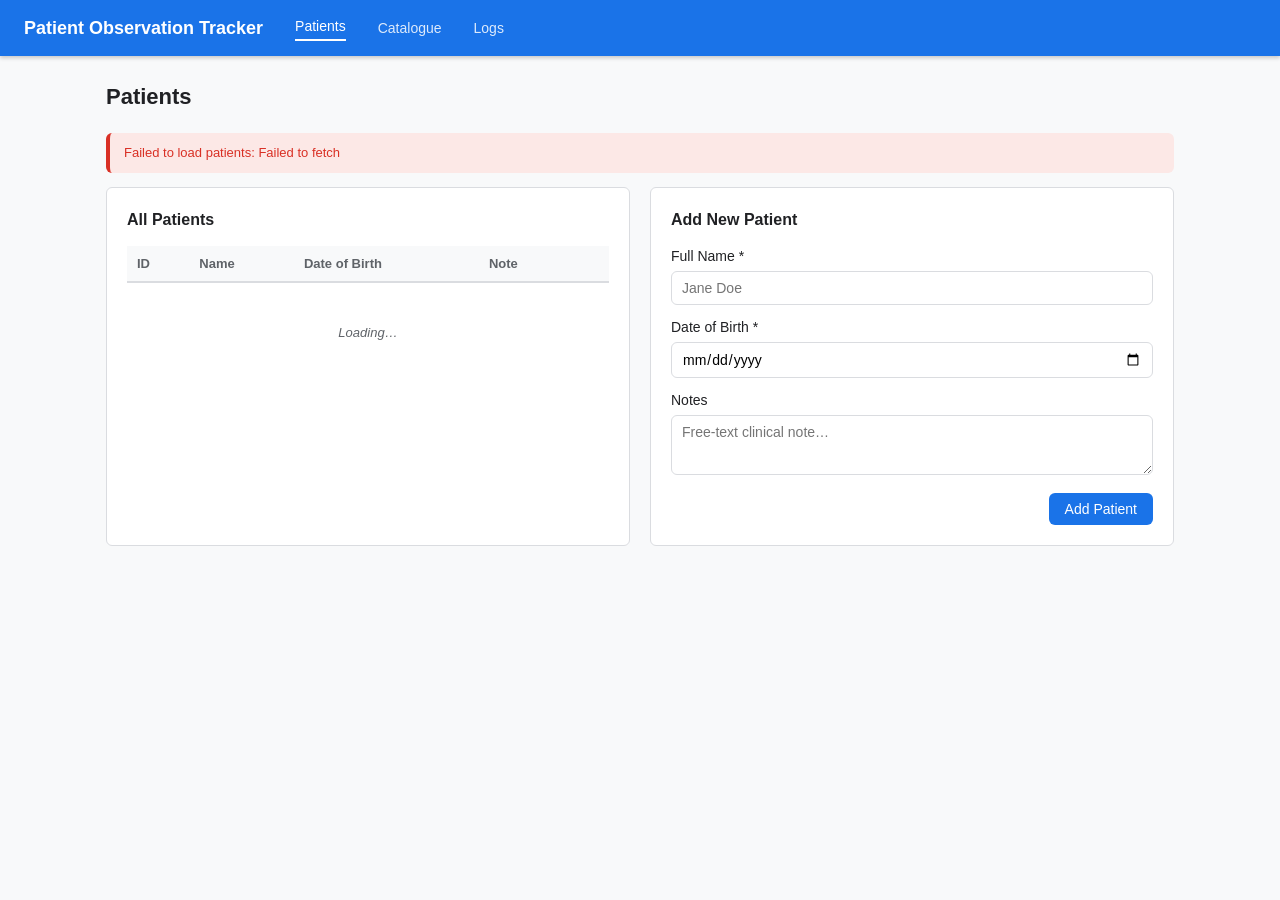
<file: index.html>
<!DOCTYPE html>
<html lang="en">
<head>
    <meta charset="UTF-8">
    <meta name="viewport" content="width=device-width, initial-scale=1.0">
    <title>Patient Observation Tracker — Patients</title>
    <link rel="stylesheet" href="css/styles.css">
</head>
<body>
<nav>
    <span class="brand">Patient Observation Tracker</span>
    <a href="index.html" class="active">Patients</a>
    <a href="catalogue.html">Catalogue</a>
    <a href="logs.html">Logs</a>
</nav>

<div class="container">
    <h1 class="page-title">Patients</h1>

    <div id="alert-area"></div>

    <div class="grid-2">
        <!-- Patient list -->
        <div class="card">
            <h2>All Patients</h2>
            <table id="patient-table">
                <thead>
                    <tr>
                        <th>ID</th>
                        <th>Name</th>
                        <th>Date of Birth</th>
                        <th>Note</th>
                        <th></th>
                    </tr>
                </thead>
                <tbody id="patient-tbody">
                    <tr><td colspan="5" class="empty-state">Loading…</td></tr>
                </tbody>
            </table>
        </div>

        <!-- Add patient form -->
        <div class="card">
            <h2>Add New Patient</h2>
            <form id="add-patient-form">
                <div class="form-group">
                    <label for="fullName">Full Name *</label>
                    <input type="text" id="fullName" required placeholder="Jane Doe">
                </div>
                <div class="form-group">
                    <label for="dateOfBirth">Date of Birth *</label>
                    <input type="date" id="dateOfBirth" required>
                </div>
                <div class="form-group">
                    <label for="note">Notes</label>
                    <textarea id="note" placeholder="Free-text clinical note…"></textarea>
                </div>
                <div class="flex-end">
                    <button type="submit" class="btn btn-primary">Add Patient</button>
                </div>
            </form>
        </div>
    </div>
</div>

<script>
const API = 'https://project3-ywcp.onrender.com/api';

function showAlert(msg, type = 'error') {
    const area = document.getElementById('alert-area');
    area.innerHTML = `<div class="alert alert-${type}">${msg}</div>`;
    setTimeout(() => area.innerHTML = '', 4000);
}

async function loadPatients() {
    try {
        const res = await fetch(`${API}/patients`);
        const patients = await res.json();
        const tbody = document.getElementById('patient-tbody');
        if (!patients.length) {
            tbody.innerHTML = '<tr><td colspan="5" class="empty-state">No patients yet.</td></tr>';
            return;
        }
        tbody.innerHTML = patients.map(p => `
            <tr>
                <td>${p.id}</td>
                <td><strong>${p.fullName}</strong></td>
                <td>${p.dateOfBirth}</td>
                <td class="muted">${p.note || '—'}</td>
                <td><a href="patient.html?id=${p.id}" class="btn btn-outline btn-sm">View</a></td>
            </tr>`).join('');
    } catch (e) {
        showAlert('Failed to load patients: ' + e.message);
    }
}

document.getElementById('add-patient-form').addEventListener('submit', async (e) => {
    e.preventDefault();
    const body = {
        fullName: document.getElementById('fullName').value.trim(),
        dateOfBirth: document.getElementById('dateOfBirth').value,
        note: document.getElementById('note').value.trim() || null
    };
    try {
        const res = await fetch(`${API}/patients`, {
            method: 'POST',
            headers: { 'Content-Type': 'application/json' },
            body: JSON.stringify(body)
        });
        if (!res.ok) {
            const err = await res.json();
            showAlert(err.error || 'Error creating patient');
            return;
        }
        e.target.reset();
        showAlert('Patient created.', 'success');
        loadPatients();
    } catch (err) {
        showAlert(err.message);
    }
});

loadPatients();
</script>
</body>
</html>
</file>
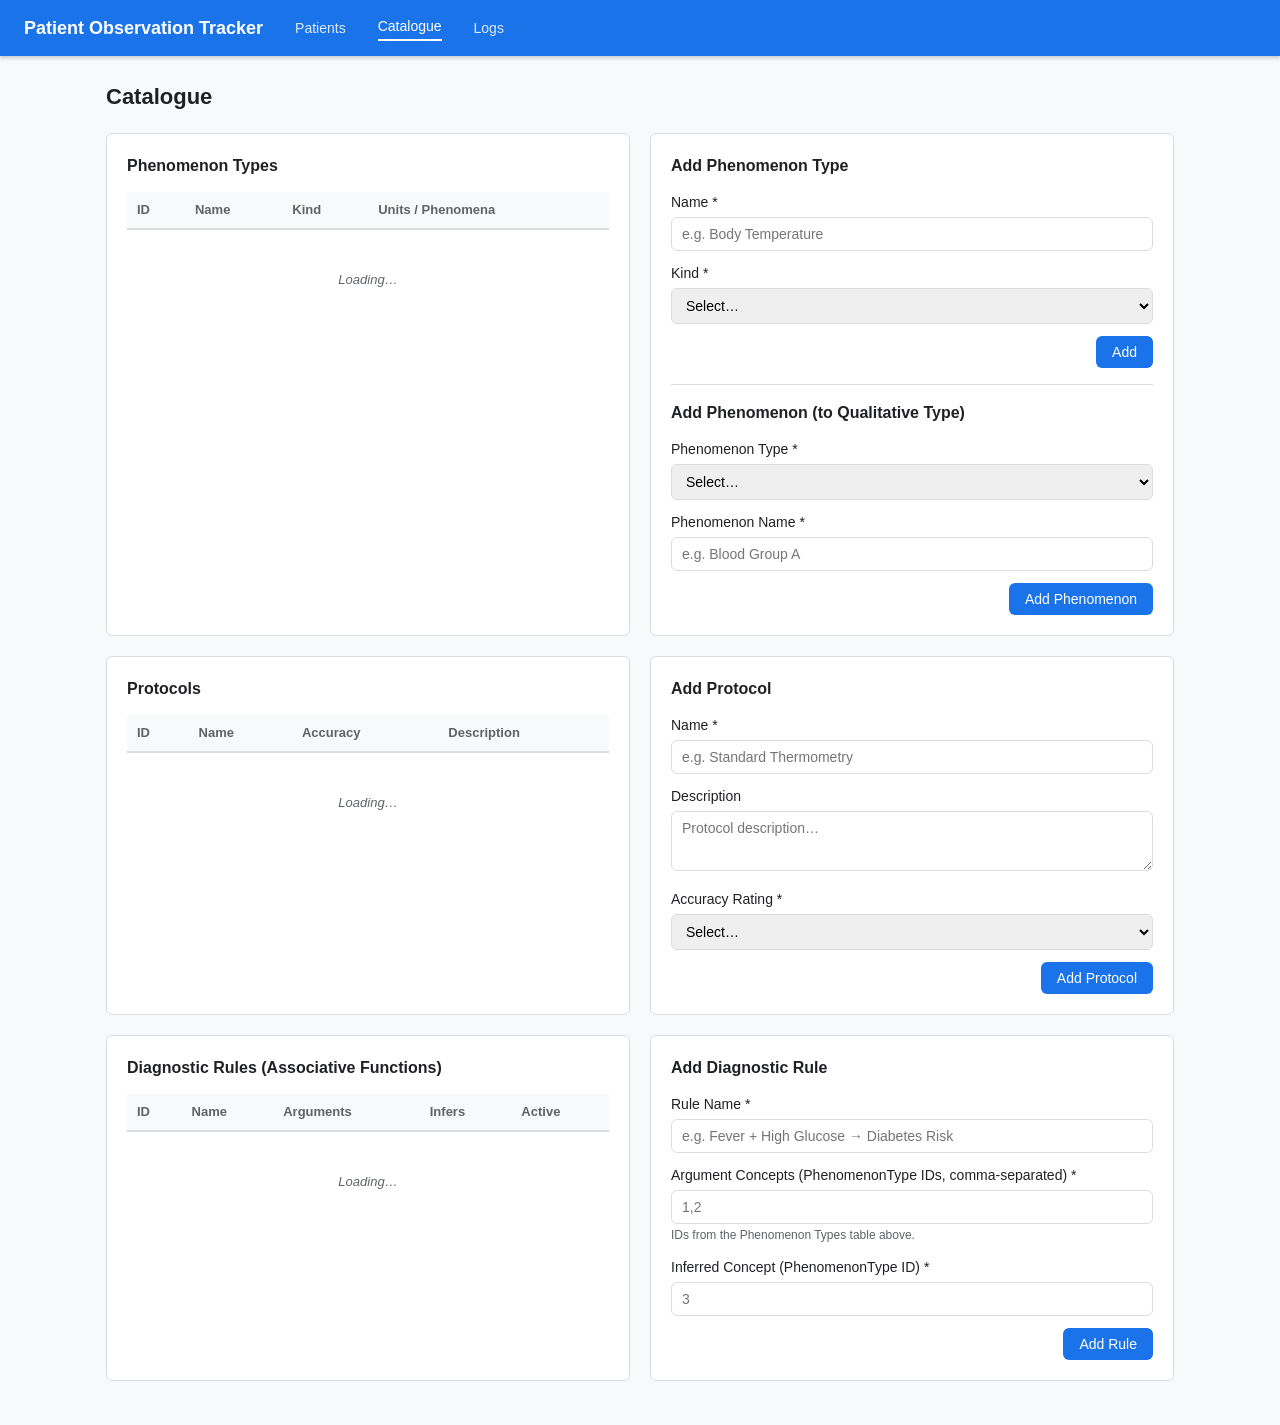
<file: catalogue.html>
<!DOCTYPE html>
<html lang="en">
<head>
    <meta charset="UTF-8">
    <meta name="viewport" content="width=device-width, initial-scale=1.0">
    <title>Catalogue — Patient Observation Tracker</title>
    <link rel="stylesheet" href="css/styles.css">
</head>
<body>
<nav>
    <span class="brand">Patient Observation Tracker</span>
    <a href="index.html">Patients</a>
    <a href="catalogue.html" class="active">Catalogue</a>
    <a href="logs.html">Logs</a>
</nav>

<div class="container">
    <h1 class="page-title">Catalogue</h1>
    <div id="alert-area"></div>

    <!-- ============ PHENOMENON TYPES ============ -->
    <div class="grid-2">
        <div class="card">
            <h2>Phenomenon Types</h2>
            <table id="pt-table">
                <thead>
                    <tr><th>ID</th><th>Name</th><th>Kind</th><th>Units / Phenomena</th></tr>
                </thead>
                <tbody id="pt-tbody">
                    <tr><td colspan="4" class="empty-state">Loading…</td></tr>
                </tbody>
            </table>
        </div>

        <div class="card">
            <h2>Add Phenomenon Type</h2>
            <form id="pt-form">
                <div class="form-group">
                    <label>Name *</label>
                    <input type="text" id="pt-name" required placeholder="e.g. Body Temperature">
                </div>
                <div class="form-group">
                    <label>Kind *</label>
                    <select id="pt-kind" required>
                        <option value="">Select…</option>
                        <option value="QUANTITATIVE">QUANTITATIVE</option>
                        <option value="QUALITATIVE">QUALITATIVE</option>
                    </select>
                </div>
                <div class="form-group" id="units-group" style="display:none">
                    <label>Allowed Units (comma-separated)</label>
                    <input type="text" id="pt-units" placeholder="°C, °F, K">
                </div>
                <div class="flex-end">
                    <button type="submit" class="btn btn-primary">Add</button>
                </div>
            </form>

            <hr style="margin:16px 0;border:none;border-top:1px solid var(--border)">

            <h2>Add Phenomenon (to Qualitative Type)</h2>
            <form id="ph-form">
                <div class="form-group">
                    <label>Phenomenon Type *</label>
                    <select id="ph-type" required>
                        <option value="">Select…</option>
                    </select>
                </div>
                <div class="form-group">
                    <label>Phenomenon Name *</label>
                    <input type="text" id="ph-name" required placeholder="e.g. Blood Group A">
                </div>
                <div class="flex-end">
                    <button type="submit" class="btn btn-primary">Add Phenomenon</button>
                </div>
            </form>
        </div>
    </div>

    <!-- ============ PROTOCOLS ============ -->
    <div class="grid-2">
        <div class="card">
            <h2>Protocols</h2>
            <table id="proto-table">
                <thead>
                    <tr><th>ID</th><th>Name</th><th>Accuracy</th><th>Description</th></tr>
                </thead>
                <tbody id="proto-tbody">
                    <tr><td colspan="4" class="empty-state">Loading…</td></tr>
                </tbody>
            </table>
        </div>

        <div class="card">
            <h2>Add Protocol</h2>
            <form id="proto-form">
                <div class="form-group">
                    <label>Name *</label>
                    <input type="text" id="proto-name" required placeholder="e.g. Standard Thermometry">
                </div>
                <div class="form-group">
                    <label>Description</label>
                    <textarea id="proto-desc" placeholder="Protocol description…"></textarea>
                </div>
                <div class="form-group">
                    <label>Accuracy Rating *</label>
                    <select id="proto-accuracy" required>
                        <option value="">Select…</option>
                        <option value="HIGH">HIGH</option>
                        <option value="MEDIUM">MEDIUM</option>
                        <option value="LOW">LOW</option>
                    </select>
                </div>
                <div class="flex-end">
                    <button type="submit" class="btn btn-primary">Add Protocol</button>
                </div>
            </form>
        </div>
    </div>

    <!-- ============ DIAGNOSTIC RULES ============ -->
    <div class="grid-2">
        <div class="card">
            <h2>Diagnostic Rules (Associative Functions)</h2>
            <table id="rules-table">
                <thead>
                    <tr><th>ID</th><th>Name</th><th>Arguments</th><th>Infers</th><th>Active</th></tr>
                </thead>
                <tbody id="rules-tbody">
                    <tr><td colspan="5" class="empty-state">Loading…</td></tr>
                </tbody>
            </table>
        </div>

        <div class="card">
            <h2>Add Diagnostic Rule</h2>
            <form id="rule-form">
                <div class="form-group">
                    <label>Rule Name *</label>
                    <input type="text" id="rule-name" required placeholder="e.g. Fever + High Glucose → Diabetes Risk">
                </div>
                <div class="form-group">
                    <label>Argument Concepts (PhenomenonType IDs, comma-separated) *</label>
                    <input type="text" id="rule-args" required placeholder="1,2">
                    <span class="muted">IDs from the Phenomenon Types table above.</span>
                </div>
                <div class="form-group">
                    <label>Inferred Concept (PhenomenonType ID) *</label>
                    <input type="number" id="rule-product" required placeholder="3">
                </div>
                <div class="flex-end">
                    <button type="submit" class="btn btn-primary">Add Rule</button>
                </div>
            </form>
        </div>
    </div>
</div>

<script>
const API = 'https://project3-ywcp.onrender.com/api';
let allPhenomenonTypes = [];
let allPhenomenonTypesById = {};

function showAlert(msg, type = 'error') {
    const area = document.getElementById('alert-area');
    area.innerHTML = `<div class="alert alert-${type}">${msg}</div>`;
    setTimeout(() => area.innerHTML = '', 4000);
}

// ---- Phenomenon Types ----
async function loadPhenomenonTypes() {
    const res = await fetch(`${API}/phenomenon-types`);
    allPhenomenonTypes = await res.json();
    allPhenomenonTypesById = {};
    allPhenomenonTypes.forEach(pt => { allPhenomenonTypesById[pt.id] = pt; });

    const tbody = document.getElementById('pt-tbody');
    const phSel = document.getElementById('ph-type');
    phSel.innerHTML = '<option value="">Select…</option>';

    if (!allPhenomenonTypes.length) {
        tbody.innerHTML = '<tr><td colspan="4" class="empty-state">No phenomenon types yet.</td></tr>';
        return;
    }
    tbody.innerHTML = allPhenomenonTypes.map(pt => {
        const kindBadge = pt.kind === 'QUANTITATIVE'
            ? '<span class="badge badge-quant">QUANT</span>'
            : '<span class="badge badge-qual">QUAL</span>';
        const extra = pt.kind === 'QUANTITATIVE'
            ? (pt.allowedUnitsRaw || '—')
            : (pt.phenomena || []).map(ph => ph.name).join(', ') || '—';
        return `<tr><td>${pt.id}</td><td>${pt.name}</td><td>${kindBadge}</td><td>${extra}</td></tr>`;
    }).join('');

    allPhenomenonTypes.filter(pt => pt.kind === 'QUALITATIVE')
        .forEach(pt => phSel.add(new Option(pt.name, pt.id)));
}

document.getElementById('pt-kind').addEventListener('change', function () {
    document.getElementById('units-group').style.display =
        this.value === 'QUANTITATIVE' ? 'block' : 'none';
});

document.getElementById('pt-form').addEventListener('submit', async (e) => {
    e.preventDefault();
    const kind = document.getElementById('pt-kind').value;
    const unitsRaw = document.getElementById('pt-units').value;
    const allowedUnits = kind === 'QUANTITATIVE' && unitsRaw
        ? unitsRaw.split(',').map(u => u.trim()).filter(Boolean)
        : [];
    const body = { name: document.getElementById('pt-name').value.trim(), kind, allowedUnits };
    const res = await fetch(`${API}/phenomenon-types`, {
        method: 'POST', headers: { 'Content-Type': 'application/json' }, body: JSON.stringify(body)
    });
    if (!res.ok) { const e2 = await res.json(); showAlert(e2.error || 'Error'); return; }
    e.target.reset();
    document.getElementById('units-group').style.display = 'none';
    showAlert('Phenomenon type created.', 'success');
    loadPhenomenonTypes();
});

document.getElementById('ph-form').addEventListener('submit', async (e) => {
    e.preventDefault();
    const body = {
        name: document.getElementById('ph-name').value.trim(),
        phenomenonTypeId: parseInt(document.getElementById('ph-type').value)
    };
    const res = await fetch(`${API}/phenomenon-types/phenomena`, {
        method: 'POST', headers: { 'Content-Type': 'application/json' }, body: JSON.stringify(body)
    });
    if (!res.ok) { const e2 = await res.json(); showAlert(e2.error || 'Error'); return; }
    e.target.reset();
    showAlert('Phenomenon added.', 'success');
    loadPhenomenonTypes();
});

// ---- Protocols ----
async function loadProtocols() {
    const res = await fetch(`${API}/protocols`);
    const protocols = await res.json();
    const tbody = document.getElementById('proto-tbody');
    if (!protocols.length) {
        tbody.innerHTML = '<tr><td colspan="4" class="empty-state">No protocols yet.</td></tr>';
        return;
    }
    tbody.innerHTML = protocols.map(p => {
        const badge = `<span class="badge badge-${p.accuracyRating.toLowerCase()}">${p.accuracyRating}</span>`;
        return `<tr><td>${p.id}</td><td>${p.name}</td><td>${badge}</td><td>${p.description || '—'}</td></tr>`;
    }).join('');
}

document.getElementById('proto-form').addEventListener('submit', async (e) => {
    e.preventDefault();
    const body = {
        name: document.getElementById('proto-name').value.trim(),
        description: document.getElementById('proto-desc').value.trim() || null,
        accuracyRating: document.getElementById('proto-accuracy').value
    };
    const res = await fetch(`${API}/protocols`, {
        method: 'POST', headers: { 'Content-Type': 'application/json' }, body: JSON.stringify(body)
    });
    if (!res.ok) { const e2 = await res.json(); showAlert(e2.error || 'Error'); return; }
    e.target.reset();
    showAlert('Protocol created.', 'success');
    loadProtocols();
});

// ---- Diagnostic Rules ----
async function loadRules() {
    const res = await fetch(`${API}/rules`);
    const rules = await res.json();
    const tbody = document.getElementById('rules-tbody');
    if (!rules.length) {
        tbody.innerHTML = '<tr><td colspan="5" class="empty-state">No rules yet.</td></tr>';
        return;
    }
    tbody.innerHTML = rules.map(r => {
        const argNames = r.argumentConceptIds
            ? r.argumentConceptIds.split(',').map(id => {
                const pt = allPhenomenonTypesById[id.trim()];
                return pt ? pt.name : 'ID ' + id.trim();
              }).join(', ')
            : '—';
        const prodName = r.productConcept ? r.productConcept.name : '—';
        const activeBadge = r.active
            ? '<span class="badge badge-active">YES</span>'
            : '<span class="badge badge-rejected">NO</span>';
        return `<tr><td>${r.id}</td><td>${r.name}</td><td>${argNames}</td><td>${prodName}</td><td>${activeBadge}</td></tr>`;
    }).join('');
}

document.getElementById('rule-form').addEventListener('submit', async (e) => {
    e.preventDefault();
    const argIds = document.getElementById('rule-args').value
        .split(',').map(s => parseInt(s.trim())).filter(n => !isNaN(n));
    const body = {
        name: document.getElementById('rule-name').value.trim(),
        argumentConceptIds: argIds,
        productConceptId: parseInt(document.getElementById('rule-product').value)
    };
    const res = await fetch(`${API}/rules`, {
        method: 'POST', headers: { 'Content-Type': 'application/json' }, body: JSON.stringify(body)
    });
    if (!res.ok) { const e2 = await res.json(); showAlert(e2.error || 'Error'); return; }
    e.target.reset();
    showAlert('Diagnostic rule created.', 'success');
    loadRules();
});

// ---- Init ----
(async () => {
    await loadPhenomenonTypes();
    await loadProtocols();
    await loadRules();
})();
</script>
</body>
</html>
</file>
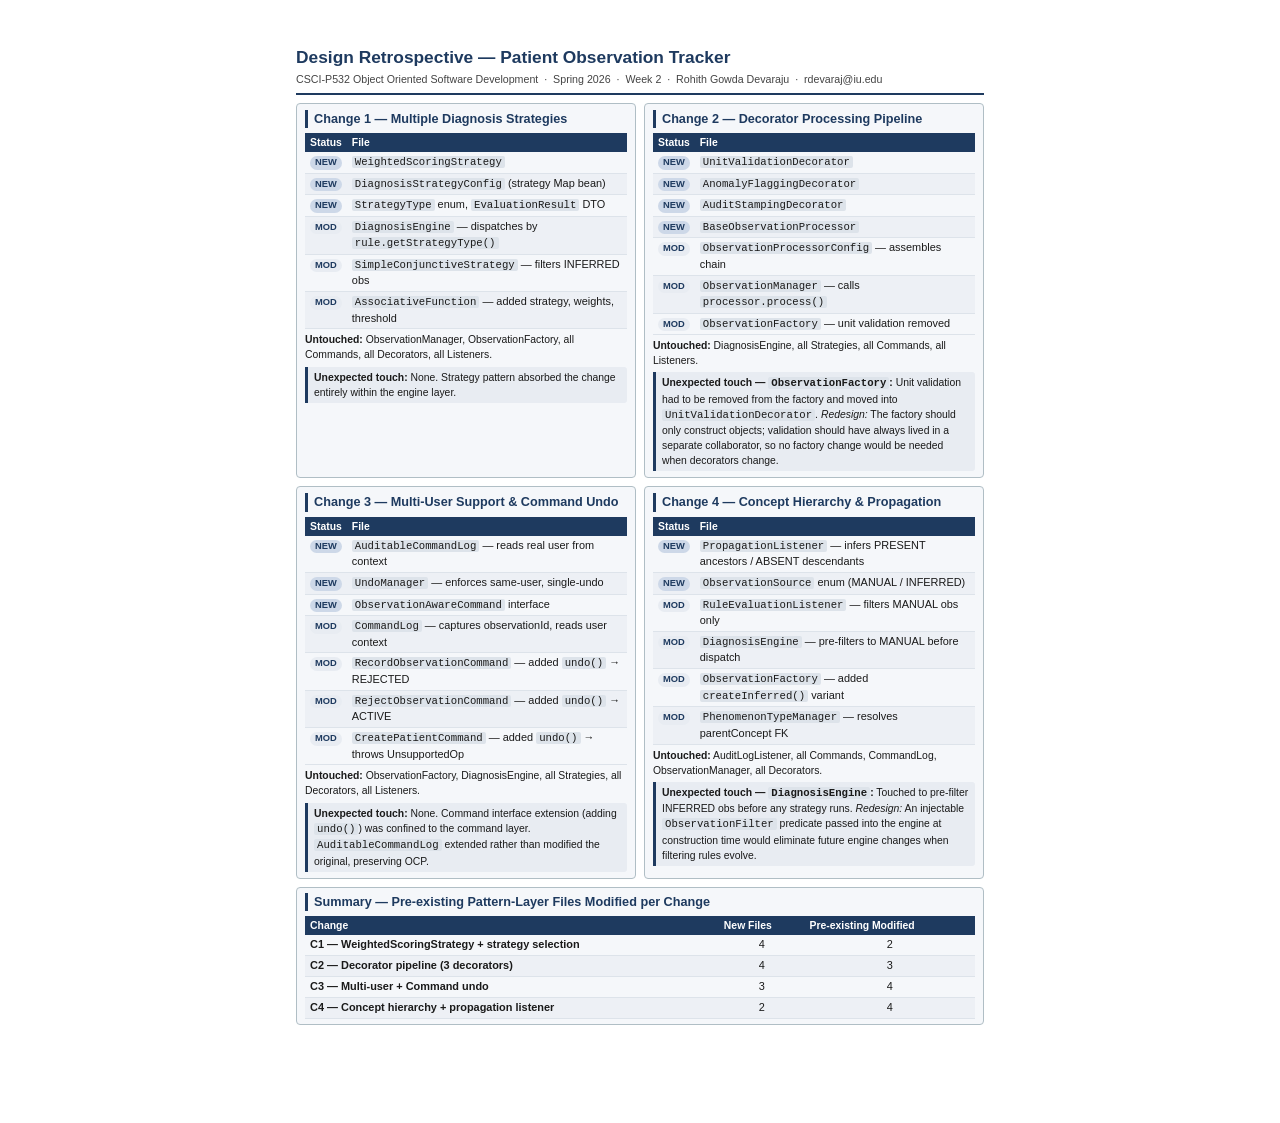
<file: design-retrospective.html>
<!DOCTYPE html>
<html lang="en">
<head>
<meta charset="UTF-8">
<title>Design Retrospective — Patient Observation Tracker</title>
<style>
  * { box-sizing: border-box; margin: 0; padding: 0; }
  body {
    font-family: "Arial", sans-serif;
    font-size: 9.5pt;
    line-height: 1.45;
    color: #1a1a1a;
    background: #fff;
  }
  .page {
    width: 210mm;
    height: 297mm;
    margin: 0 auto;
    padding: 12mm 14mm 10mm 14mm;
    overflow: hidden;
  }
  /* Single accent colour: #1e3a5f (dark navy) */
  .doc-header {
    border-bottom: 2px solid #1e3a5f;
    padding-bottom: 5px;
    margin-bottom: 8px;
  }
  .doc-header h1 { font-size: 13pt; color: #1e3a5f; }
  .doc-header .meta { font-size: 8pt; color: #444; margin-top: 2px; }

  .grid { display: grid; grid-template-columns: 1fr 1fr; gap: 8px; margin-top: 6px; }

  .change-box {
    border: 1px solid #b0bec5;
    border-radius: 4px;
    padding: 6px 8px;
    background: #f5f7fa;
  }
  .change-box h2 {
    font-size: 9.5pt;
    color: #1e3a5f;
    border-left: 3px solid #1e3a5f;
    padding-left: 6px;
    margin-bottom: 5px;
  }

  table { width: 100%; border-collapse: collapse; font-size: 8.2pt; }
  th {
    background: #1e3a5f;
    color: #fff;
    padding: 2px 5px;
    text-align: left;
    font-size: 7.8pt;
  }
  td { padding: 2px 5px; border-bottom: 1px solid #dde3ea; vertical-align: top; }
  tr:nth-child(even) td { background: #edf0f5; }

  .badge {
    display: inline-block;
    padding: 0 5px;
    border-radius: 8px;
    font-size: 7pt;
    font-weight: bold;
  }
  .n { background: #cdd8e8; color: #1e3a5f; }
  .m { background: #e8ecf2; color: #1e3a5f; }

  .note {
    font-size: 7.8pt;
    background: #e8ecf2;
    border-left: 3px solid #1e3a5f;
    padding: 3px 6px;
    margin-top: 4px;
    border-radius: 0 3px 3px 0;
  }

  .summary {
    margin-top: 8px;
    border: 1px solid #b0bec5;
    border-radius: 4px;
    padding: 5px 8px;
    background: #f5f7fa;
  }
  .summary h2 {
    font-size: 9.5pt;
    color: #1e3a5f;
    border-left: 3px solid #1e3a5f;
    padding-left: 6px;
    margin-bottom: 5px;
  }
  .summary table th { background: #1e3a5f; }
  .summary table td { text-align: center; }
  .summary table td:first-child { text-align: left; font-weight: bold; }

  code { font-family: monospace; font-size: 8pt; background: #dde3ea; padding: 0 3px; border-radius: 2px; }

  @media print {
    .page { padding: 10mm 12mm; }
  }
</style>
</head>
<body>
<div class="page">

  <div class="doc-header">
    <h1>Design Retrospective — Patient Observation Tracker</h1>
    <div class="meta">CSCI-P532 Object Oriented Software Development &nbsp;·&nbsp; Spring 2026 &nbsp;·&nbsp; Week 2 &nbsp;·&nbsp; Rohith Gowda Devaraju &nbsp;·&nbsp; rdevaraj@iu.edu</div>
  </div>

  <div class="grid">

    <!-- CHANGE 1 -->
    <div class="change-box">
      <h2>Change 1 — Multiple Diagnosis Strategies</h2>
      <table>
        <thead><tr><th>Status</th><th>File</th></tr></thead>
        <tbody>
          <tr><td><span class="badge n">NEW</span></td><td><code>WeightedScoringStrategy</code></td></tr>
          <tr><td><span class="badge n">NEW</span></td><td><code>DiagnosisStrategyConfig</code> (strategy Map bean)</td></tr>
          <tr><td><span class="badge n">NEW</span></td><td><code>StrategyType</code> enum, <code>EvaluationResult</code> DTO</td></tr>
          <tr><td><span class="badge m">MOD</span></td><td><code>DiagnosisEngine</code> — dispatches by <code>rule.getStrategyType()</code></td></tr>
          <tr><td><span class="badge m">MOD</span></td><td><code>SimpleConjunctiveStrategy</code> — filters INFERRED obs</td></tr>
          <tr><td><span class="badge m">MOD</span></td><td><code>AssociativeFunction</code> — added strategy, weights, threshold</td></tr>
        </tbody>
      </table>
      <p style="font-size:7.8pt;margin-top:3px"><strong>Untouched:</strong> ObservationManager, ObservationFactory, all Commands, all Decorators, all Listeners.</p>
      <div class="note"><strong>Unexpected touch:</strong> None. Strategy pattern absorbed the change entirely within the engine layer.</div>
    </div>

    <!-- CHANGE 2 -->
    <div class="change-box">
      <h2>Change 2 — Decorator Processing Pipeline</h2>
      <table>
        <thead><tr><th>Status</th><th>File</th></tr></thead>
        <tbody>
          <tr><td><span class="badge n">NEW</span></td><td><code>UnitValidationDecorator</code></td></tr>
          <tr><td><span class="badge n">NEW</span></td><td><code>AnomalyFlaggingDecorator</code></td></tr>
          <tr><td><span class="badge n">NEW</span></td><td><code>AuditStampingDecorator</code></td></tr>
          <tr><td><span class="badge n">NEW</span></td><td><code>BaseObservationProcessor</code></td></tr>
          <tr><td><span class="badge m">MOD</span></td><td><code>ObservationProcessorConfig</code> — assembles chain</td></tr>
          <tr><td><span class="badge m">MOD</span></td><td><code>ObservationManager</code> — calls <code>processor.process()</code></td></tr>
          <tr><td><span class="badge m">MOD</span></td><td><code>ObservationFactory</code> — unit validation removed</td></tr>
        </tbody>
      </table>
      <p style="font-size:7.8pt;margin-top:3px"><strong>Untouched:</strong> DiagnosisEngine, all Strategies, all Commands, all Listeners.</p>
      <div class="note"><strong>Unexpected touch — <code>ObservationFactory</code>:</strong> Unit validation had to be removed from the factory and moved into <code>UnitValidationDecorator</code>. <em>Redesign:</em> The factory should only construct objects; validation should have always lived in a separate collaborator, so no factory change would be needed when decorators change.</div>
    </div>

    <!-- CHANGE 3 -->
    <div class="change-box">
      <h2>Change 3 — Multi-User Support &amp; Command Undo</h2>
      <table>
        <thead><tr><th>Status</th><th>File</th></tr></thead>
        <tbody>
          <tr><td><span class="badge n">NEW</span></td><td><code>AuditableCommandLog</code> — reads real user from context</td></tr>
          <tr><td><span class="badge n">NEW</span></td><td><code>UndoManager</code> — enforces same-user, single-undo</td></tr>
          <tr><td><span class="badge n">NEW</span></td><td><code>ObservationAwareCommand</code> interface</td></tr>
          <tr><td><span class="badge m">MOD</span></td><td><code>CommandLog</code> — captures observationId, reads user context</td></tr>
          <tr><td><span class="badge m">MOD</span></td><td><code>RecordObservationCommand</code> — added <code>undo()</code> → REJECTED</td></tr>
          <tr><td><span class="badge m">MOD</span></td><td><code>RejectObservationCommand</code> — added <code>undo()</code> → ACTIVE</td></tr>
          <tr><td><span class="badge m">MOD</span></td><td><code>CreatePatientCommand</code> — added <code>undo()</code> → throws UnsupportedOp</td></tr>
        </tbody>
      </table>
      <p style="font-size:7.8pt;margin-top:3px"><strong>Untouched:</strong> ObservationFactory, DiagnosisEngine, all Strategies, all Decorators, all Listeners.</p>
      <div class="note"><strong>Unexpected touch:</strong> None. Command interface extension (adding <code>undo()</code>) was confined to the command layer. <code>AuditableCommandLog</code> extended rather than modified the original, preserving OCP.</div>
    </div>

    <!-- CHANGE 4 -->
    <div class="change-box">
      <h2>Change 4 — Concept Hierarchy &amp; Propagation</h2>
      <table>
        <thead><tr><th>Status</th><th>File</th></tr></thead>
        <tbody>
          <tr><td><span class="badge n">NEW</span></td><td><code>PropagationListener</code> — infers PRESENT ancestors / ABSENT descendants</td></tr>
          <tr><td><span class="badge n">NEW</span></td><td><code>ObservationSource</code> enum (MANUAL / INFERRED)</td></tr>
          <tr><td><span class="badge m">MOD</span></td><td><code>RuleEvaluationListener</code> — filters MANUAL obs only</td></tr>
          <tr><td><span class="badge m">MOD</span></td><td><code>DiagnosisEngine</code> — pre-filters to MANUAL before dispatch</td></tr>
          <tr><td><span class="badge m">MOD</span></td><td><code>ObservationFactory</code> — added <code>createInferred()</code> variant</td></tr>
          <tr><td><span class="badge m">MOD</span></td><td><code>PhenomenonTypeManager</code> — resolves parentConcept FK</td></tr>
        </tbody>
      </table>
      <p style="font-size:7.8pt;margin-top:3px"><strong>Untouched:</strong> AuditLogListener, all Commands, CommandLog, ObservationManager, all Decorators.</p>
      <div class="note"><strong>Unexpected touch — <code>DiagnosisEngine</code>:</strong> Touched to pre-filter INFERRED obs before any strategy runs. <em>Redesign:</em> An injectable <code>ObservationFilter</code> predicate passed into the engine at construction time would eliminate future engine changes when filtering rules evolve.</div>
    </div>

  </div>

  <!-- SUMMARY -->
  <div class="summary">
    <h2>Summary — Pre-existing Pattern-Layer Files Modified per Change</h2>
    <table>
      <thead>
        <tr><th>Change</th><th>New Files</th><th>Pre-existing Modified</th></tr>
      </thead>
      <tbody>
        <tr><td>C1 — WeightedScoringStrategy + strategy selection</td><td>4</td><td>2</td></tr>
        <tr><td>C2 — Decorator pipeline (3 decorators)</td><td>4</td><td>3</td></tr>
        <tr><td>C3 — Multi-user + Command undo</td><td>3</td><td>4</td></tr>
        <tr><td>C4 — Concept hierarchy + propagation listener</td><td>2</td><td>4</td></tr>
      </tbody>
    </table>
  </div>

</div>
</body>
</html>
</file>
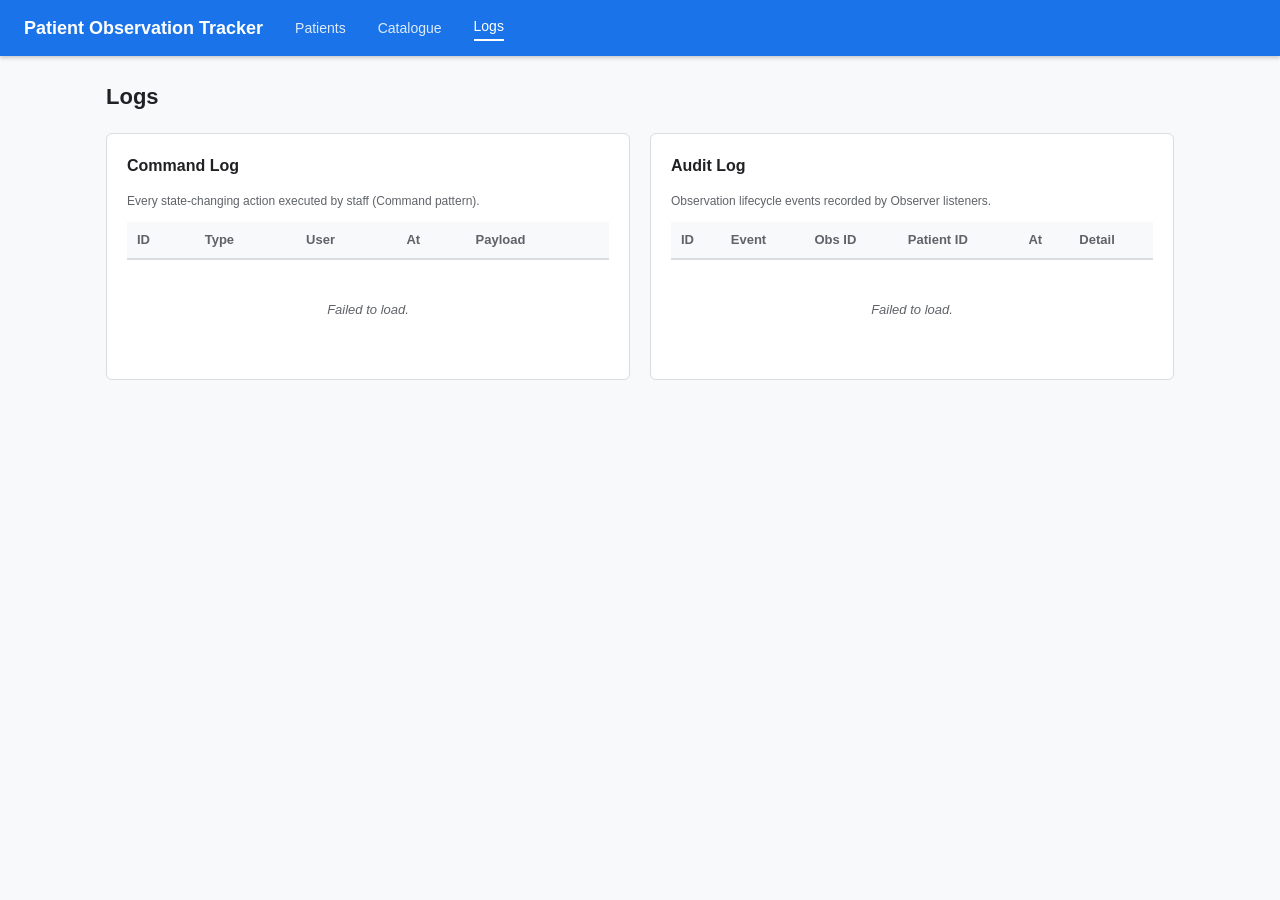
<file: logs.html>
<!DOCTYPE html>
<html lang="en">
<head>
    <meta charset="UTF-8">
    <meta name="viewport" content="width=device-width, initial-scale=1.0">
    <title>Logs — Patient Observation Tracker</title>
    <link rel="stylesheet" href="css/styles.css">
</head>
<body>
<nav>
    <span class="brand">Patient Observation Tracker</span>
    <a href="index.html">Patients</a>
    <a href="catalogue.html">Catalogue</a>
    <a href="logs.html" class="active">Logs</a>
</nav>

<div class="container">
    <h1 class="page-title">Logs</h1>
    <div id="alert-area"></div>

    <div class="grid-2">
        <!-- Command Log -->
        <div class="card">
            <h2>Command Log</h2>
            <p class="muted" style="margin-bottom:12px">Every state-changing action executed by staff (Command pattern).</p>
            <table>
                <thead>
                    <tr><th>ID</th><th>Type</th><th>User</th><th>At</th><th>Payload</th></tr>
                </thead>
                <tbody id="cmd-tbody">
                    <tr><td colspan="5" class="empty-state">Loading…</td></tr>
                </tbody>
            </table>
        </div>

        <!-- Audit Log -->
        <div class="card">
            <h2>Audit Log</h2>
            <p class="muted" style="margin-bottom:12px">Observation lifecycle events recorded by Observer listeners.</p>
            <table>
                <thead>
                    <tr><th>ID</th><th>Event</th><th>Obs ID</th><th>Patient ID</th><th>At</th><th>Detail</th></tr>
                </thead>
                <tbody id="audit-tbody">
                    <tr><td colspan="6" class="empty-state">Loading…</td></tr>
                </tbody>
            </table>
        </div>
    </div>
</div>

<script>
const API = 'https://project3-ywcp.onrender.com/api';

function fmt(ts) {
    return ts ? new Date(ts).toLocaleString() : '—';
}

function truncate(s, n = 60) {
    if (!s) return '—';
    return s.length > n ? s.substring(0, n) + '…' : s;
}

async function loadCommandLog() {
    try {
        const res = await fetch(`${API}/command-log`);
        const entries = await res.json();
        const tbody = document.getElementById('cmd-tbody');
        if (!entries.length) {
            tbody.innerHTML = '<tr><td colspan="5" class="empty-state">No commands yet.</td></tr>';
            return;
        }
        tbody.innerHTML = entries.map(e => `
            <tr>
                <td>${e.id}</td>
                <td><code>${e.commandType}</code></td>
                <td>${e.user}</td>
                <td>${fmt(e.executedAt)}</td>
                <td title="${e.payload}" class="muted">${truncate(e.payload)}</td>
            </tr>`).join('');
    } catch (err) {
        document.getElementById('cmd-tbody').innerHTML =
            '<tr><td colspan="5" class="empty-state">Failed to load.</td></tr>';
    }
}

async function loadAuditLog() {
    try {
        const res = await fetch(`${API}/audit-log`);
        const entries = await res.json();
        const tbody = document.getElementById('audit-tbody');
        if (!entries.length) {
            tbody.innerHTML = '<tr><td colspan="6" class="empty-state">No audit events yet.</td></tr>';
            return;
        }
        tbody.innerHTML = entries.map(e => `
            <tr>
                <td>${e.id}</td>
                <td><strong>${e.event}</strong></td>
                <td>${e.observationId ?? '—'}</td>
                <td>${e.patientId ?? '—'}</td>
                <td>${fmt(e.timestamp)}</td>
                <td class="muted">${e.detail || '—'}</td>
            </tr>`).join('');
    } catch (err) {
        document.getElementById('audit-tbody').innerHTML =
            '<tr><td colspan="6" class="empty-state">Failed to load.</td></tr>';
    }
}

loadCommandLog();
loadAuditLog();

// Auto-refresh every 30 seconds
setInterval(() => { loadCommandLog(); loadAuditLog(); }, 30000);
</script>
</body>
</html>
</file>
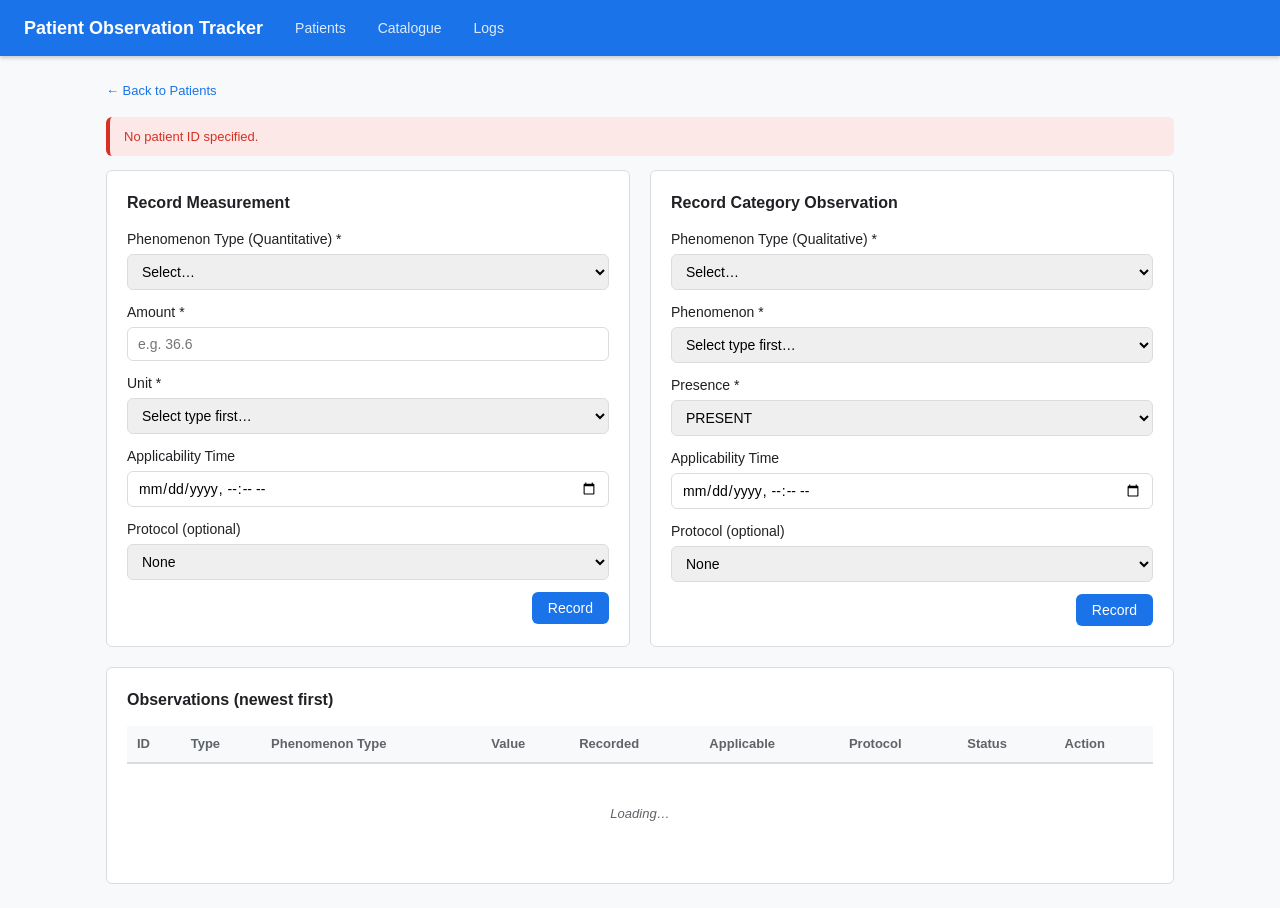
<file: patient.html>
<!DOCTYPE html>
<html lang="en">
<head>
    <meta charset="UTF-8">
    <meta name="viewport" content="width=device-width, initial-scale=1.0">
    <title>Patient Detail — Patient Observation Tracker</title>
    <link rel="stylesheet" href="css/styles.css">
</head>
<body>
<nav>
    <span class="brand">Patient Observation Tracker</span>
    <a href="index.html">Patients</a>
    <a href="catalogue.html">Catalogue</a>
    <a href="logs.html">Logs</a>
</nav>

<div class="container">
    <a href="index.html" class="back-link">&#8592; Back to Patients</a>

    <div id="alert-area"></div>

    <!-- Patient header -->
    <div class="card" id="patient-header" style="display:none">
        <div style="display:flex;justify-content:space-between;align-items:flex-start;flex-wrap:wrap;gap:12px">
            <div>
                <h1 class="page-title mb-0" id="patient-name"></h1>
                <p class="muted">DOB: <span id="patient-dob"></span> &nbsp;|&nbsp; ID: <span id="patient-id"></span></p>
                <p id="patient-note" class="mt-8" style="color:var(--muted)"></p>
            </div>
            <button class="btn btn-success" id="evaluate-btn">&#9654; Evaluate Rules</button>
        </div>
        <div id="inference-area" style="display:none" class="mt-8">
            <div class="alert alert-info" id="inference-content"></div>
        </div>
    </div>

    <div class="grid-2">
        <!-- Record Measurement -->
        <div class="card">
            <h2>Record Measurement</h2>
            <form id="measurement-form">
                <div class="form-group">
                    <label>Phenomenon Type (Quantitative) *</label>
                    <select id="m-phenomenon-type" required>
                        <option value="">Select…</option>
                    </select>
                </div>
                <div class="form-group">
                    <label>Amount *</label>
                    <input type="number" step="any" id="m-amount" required placeholder="e.g. 36.6">
                </div>
                <div class="form-group">
                    <label>Unit *</label>
                    <select id="m-unit" required>
                        <option value="">Select type first…</option>
                    </select>
                </div>
                <div class="form-group">
                    <label>Applicability Time</label>
                    <input type="datetime-local" id="m-applicability">
                </div>
                <div class="form-group">
                    <label>Protocol (optional)</label>
                    <select id="m-protocol">
                        <option value="">None</option>
                    </select>
                </div>
                <div class="flex-end">
                    <button type="submit" class="btn btn-primary">Record</button>
                </div>
            </form>
        </div>

        <!-- Record Category Observation -->
        <div class="card">
            <h2>Record Category Observation</h2>
            <form id="category-form">
                <div class="form-group">
                    <label>Phenomenon Type (Qualitative) *</label>
                    <select id="c-phenomenon-type" required>
                        <option value="">Select…</option>
                    </select>
                </div>
                <div class="form-group">
                    <label>Phenomenon *</label>
                    <select id="c-phenomenon" required>
                        <option value="">Select type first…</option>
                    </select>
                </div>
                <div class="form-group">
                    <label>Presence *</label>
                    <select id="c-presence" required>
                        <option value="PRESENT">PRESENT</option>
                        <option value="ABSENT">ABSENT</option>
                    </select>
                </div>
                <div class="form-group">
                    <label>Applicability Time</label>
                    <input type="datetime-local" id="c-applicability">
                </div>
                <div class="form-group">
                    <label>Protocol (optional)</label>
                    <select id="c-protocol">
                        <option value="">None</option>
                    </select>
                </div>
                <div class="flex-end">
                    <button type="submit" class="btn btn-primary">Record</button>
                </div>
            </form>
        </div>
    </div>

    <!-- Observations list -->
    <div class="card">
        <h2>Observations (newest first)</h2>
        <table>
            <thead>
                <tr>
                    <th>ID</th><th>Type</th><th>Phenomenon Type</th>
                    <th>Value</th><th>Recorded</th><th>Applicable</th>
                    <th>Protocol</th><th>Status</th><th>Action</th>
                </tr>
            </thead>
            <tbody id="obs-tbody">
                <tr><td colspan="9" class="empty-state">Loading…</td></tr>
            </tbody>
        </table>
    </div>

    <!-- Reject modal -->
    <div id="reject-modal" style="display:none;position:fixed;inset:0;background:rgba(0,0,0,.45);z-index:100;display:none;align-items:center;justify-content:center">
        <div class="card" style="width:420px;max-width:95vw">
            <h2>Reject Observation <span id="reject-obs-id"></span></h2>
            <div class="form-group">
                <label>Rejection Reason</label>
                <textarea id="reject-reason" placeholder="Provide a reason…"></textarea>
            </div>
            <div style="display:flex;gap:8px;justify-content:flex-end">
                <button class="btn btn-outline" onclick="closeRejectModal()">Cancel</button>
                <button class="btn btn-danger" onclick="submitReject()">Reject</button>
            </div>
        </div>
    </div>
</div>

<script>
const API = 'https://project3-ywcp.onrender.com/api';
const params = new URLSearchParams(location.search);
const patientId = params.get('id');
let rejectTargetId = null;
let allPhenomenonTypes = [];

function showAlert(msg, type = 'error') {
    const area = document.getElementById('alert-area');
    area.innerHTML = `<div class="alert alert-${type}">${msg}</div>`;
    setTimeout(() => area.innerHTML = '', 5000);
}

function fmt(ts) {
    if (!ts) return '—';
    return new Date(ts).toLocaleString();
}

// ---- Load patient header ----
async function loadPatient() {
    if (!patientId) { showAlert('No patient ID specified.'); return; }
    const res = await fetch(`${API}/patients/${patientId}`);
    if (!res.ok) { showAlert('Patient not found.'); return; }
    const p = await res.json();
    document.getElementById('patient-name').textContent = p.fullName;
    document.getElementById('patient-dob').textContent = p.dateOfBirth;
    document.getElementById('patient-id').textContent = p.id;
    document.getElementById('patient-note').textContent = p.note || '';
    document.getElementById('patient-header').style.display = 'block';
    document.title = p.fullName + ' — Patient Observation Tracker';
}

// ---- Load phenomenon types for dropdowns ----
async function loadPhenomenonTypes() {
    const res = await fetch(`${API}/phenomenon-types`);
    allPhenomenonTypes = await res.json();

    const mSel = document.getElementById('m-phenomenon-type');
    const cSel = document.getElementById('c-phenomenon-type');

    allPhenomenonTypes.forEach(pt => {
        if (pt.kind === 'QUANTITATIVE') {
            mSel.add(new Option(pt.name, pt.id));
        } else if (pt.kind === 'QUALITATIVE') {
            cSel.add(new Option(pt.name, pt.id));
        }
    });
}

// ---- Update unit dropdown when quantitative type changes ----
document.getElementById('m-phenomenon-type').addEventListener('change', function () {
    const pt = allPhenomenonTypes.find(x => x.id == this.value);
    const unitSel = document.getElementById('m-unit');
    unitSel.innerHTML = '<option value="">Select unit…</option>';
    if (pt && pt.allowedUnitsRaw) {
        pt.allowedUnitsRaw.split(',').filter(u => u.trim()).forEach(u => {
            unitSel.add(new Option(u.trim(), u.trim()));
        });
    }
});

// ---- Update phenomena dropdown when qualitative type changes ----
document.getElementById('c-phenomenon-type').addEventListener('change', async function () {
    const ptId = this.value;
    const phSel = document.getElementById('c-phenomenon');
    phSel.innerHTML = '<option value="">Loading…</option>';
    if (!ptId) return;
    const pt = allPhenomenonTypes.find(x => x.id == ptId);
    phSel.innerHTML = '<option value="">Select…</option>';
    if (pt && pt.phenomena) {
        pt.phenomena.forEach(ph => phSel.add(new Option(ph.name, ph.id)));
    }
});

// ---- Load protocols for dropdowns ----
async function loadProtocols() {
    const res = await fetch(`${API}/protocols`);
    const protocols = await res.json();
    [document.getElementById('m-protocol'), document.getElementById('c-protocol')].forEach(sel => {
        protocols.forEach(p => sel.add(new Option(`${p.name} (${p.accuracyRating})`, p.id)));
    });
}

// ---- Load observations ----
async function loadObservations() {
    const res = await fetch(`${API}/patients/${patientId}/observations`);
    const obs = await res.json();
    const tbody = document.getElementById('obs-tbody');
    if (!obs.length) {
        tbody.innerHTML = '<tr><td colspan="9" class="empty-state">No observations yet.</td></tr>';
        return;
    }
    tbody.innerHTML = obs.map(o => {
        const value = o.type === 'MEASUREMENT'
            ? `${o.amount} ${o.unit}`
            : `${o.phenomenonName} — ${o.presence}`;
        const statusBadge = o.status === 'ACTIVE'
            ? '<span class="badge badge-active">ACTIVE</span>'
            : '<span class="badge badge-rejected">REJECTED</span>';
        const rejectBtn = o.status === 'ACTIVE'
            ? `<button class="btn btn-danger btn-sm" onclick="openRejectModal(${o.id})">Reject</button>`
            : `<span class="muted">${o.rejectionReason || '—'}</span>`;
        return `<tr>
            <td>${o.id}</td>
            <td>${o.type}</td>
            <td>${o.phenomenonTypeName}</td>
            <td>${value}</td>
            <td>${fmt(o.recordingTime)}</td>
            <td>${fmt(o.applicabilityTime)}</td>
            <td>${o.protocolName || '—'}</td>
            <td>${statusBadge}</td>
            <td>${rejectBtn}</td>
        </tr>`;
    }).join('');
}

// ---- Record measurement ----
document.getElementById('measurement-form').addEventListener('submit', async (e) => {
    e.preventDefault();
    const body = {
        patientId: parseInt(patientId),
        phenomenonTypeId: parseInt(document.getElementById('m-phenomenon-type').value),
        amount: parseFloat(document.getElementById('m-amount').value),
        unit: document.getElementById('m-unit').value,
        protocolId: document.getElementById('m-protocol').value || null,
        applicabilityTime: document.getElementById('m-applicability').value
            ? new Date(document.getElementById('m-applicability').value).toISOString() : null
    };
    try {
        const res = await fetch(`${API}/observations/measurement`, {
            method: 'POST', headers: { 'Content-Type': 'application/json' }, body: JSON.stringify(body)
        });
        if (!res.ok) { const err = await res.json(); showAlert(err.error || 'Error'); return; }
        e.target.reset();
        document.getElementById('m-unit').innerHTML = '<option value="">Select type first…</option>';
        showAlert('Measurement recorded.', 'success');
        loadObservations();
    } catch (err) { showAlert(err.message); }
});

// ---- Record category observation ----
document.getElementById('category-form').addEventListener('submit', async (e) => {
    e.preventDefault();
    const body = {
        patientId: parseInt(patientId),
        phenomenonId: parseInt(document.getElementById('c-phenomenon').value),
        presence: document.getElementById('c-presence').value,
        protocolId: document.getElementById('c-protocol').value || null,
        applicabilityTime: document.getElementById('c-applicability').value
            ? new Date(document.getElementById('c-applicability').value).toISOString() : null
    };
    try {
        const res = await fetch(`${API}/observations/category`, {
            method: 'POST', headers: { 'Content-Type': 'application/json' }, body: JSON.stringify(body)
        });
        if (!res.ok) { const err = await res.json(); showAlert(err.error || 'Error'); return; }
        e.target.reset();
        showAlert('Category observation recorded.', 'success');
        loadObservations();
    } catch (err) { showAlert(err.message); }
});

// ---- Evaluate rules ----
document.getElementById('evaluate-btn').addEventListener('click', async () => {
    try {
        const res = await fetch(`${API}/patients/${patientId}/evaluate`, { method: 'POST' });
        const inferred = await res.json();
        const area = document.getElementById('inference-area');
        const content = document.getElementById('inference-content');
        area.style.display = 'block';
        if (!inferred.length) {
            content.innerHTML = 'No rules fired for current observations.';
        } else {
            content.innerHTML = '<strong>Inferred concepts:</strong><ul class="inference-list">'
                + inferred.map(n => `<li>${n}</li>`).join('') + '</ul>';
        }
    } catch (err) { showAlert(err.message); }
});

// ---- Reject modal ----
function openRejectModal(obsId) {
    rejectTargetId = obsId;
    document.getElementById('reject-obs-id').textContent = '#' + obsId;
    document.getElementById('reject-reason').value = '';
    document.getElementById('reject-modal').style.display = 'flex';
}
function closeRejectModal() {
    document.getElementById('reject-modal').style.display = 'none';
    rejectTargetId = null;
}
async function submitReject() {
    const reason = document.getElementById('reject-reason').value.trim();
    try {
        const res = await fetch(`${API}/observations/${rejectTargetId}/reject`, {
            method: 'POST', headers: { 'Content-Type': 'application/json' },
            body: JSON.stringify({ reason })
        });
        if (!res.ok) { const err = await res.json(); showAlert(err.error || 'Error'); return; }
        closeRejectModal();
        showAlert('Observation rejected.', 'success');
        loadObservations();
    } catch (err) { showAlert(err.message); }
}

// ---- Init ----
(async () => {
    await loadPatient();
    await loadPhenomenonTypes();
    await loadProtocols();
    await loadObservations();
})();
</script>
</body>
</html>
</file>
<file: css/styles.css>
/* ===================================================================
   Patient Observation Tracker — Global Styles
   Clean, functional; pixel-perfection not required.
   =================================================================== */

*, *::before, *::after { box-sizing: border-box; margin: 0; padding: 0; }

:root {
    --primary:   #1a73e8;
    --primary-dk:#1558b0;
    --danger:    #d93025;
    --success:   #188038;
    --warning:   #f9ab00;
    --bg:        #f8f9fa;
    --card-bg:   #ffffff;
    --border:    #dadce0;
    --text:      #202124;
    --muted:     #5f6368;
    --radius:    6px;
}

body {
    font-family: "Google Sans", Roboto, Arial, sans-serif;
    background: var(--bg);
    color: var(--text);
    font-size: 14px;
    line-height: 1.5;
}

/* ---- Navigation ---- */
nav {
    background: var(--primary);
    color: #fff;
    padding: 0 24px;
    display: flex;
    align-items: center;
    gap: 32px;
    height: 56px;
    box-shadow: 0 2px 4px rgba(0,0,0,.2);
}
nav .brand { font-size: 18px; font-weight: 600; white-space: nowrap; }
nav a { color: rgba(255,255,255,.85); text-decoration: none; font-size: 14px; }
nav a:hover, nav a.active { color: #fff; border-bottom: 2px solid #fff; padding-bottom: 2px; }

/* ---- Layout ---- */
.container { max-width: 1100px; margin: 24px auto; padding: 0 16px; }
.page-title { font-size: 22px; font-weight: 600; margin-bottom: 20px; }

/* ---- Cards ---- */
.card {
    background: var(--card-bg);
    border: 1px solid var(--border);
    border-radius: var(--radius);
    padding: 20px;
    margin-bottom: 20px;
}
.card h2 { font-size: 16px; font-weight: 600; margin-bottom: 14px; color: var(--text); }

/* ---- Two-column grid ---- */
.grid-2 { display: grid; grid-template-columns: 1fr 1fr; gap: 20px; }
@media (max-width: 700px) { .grid-2 { grid-template-columns: 1fr; } }

/* ---- Forms ---- */
.form-group { margin-bottom: 12px; }
.form-group label { display: block; font-weight: 500; margin-bottom: 4px; }
.form-group input,
.form-group select,
.form-group textarea {
    width: 100%;
    padding: 8px 10px;
    border: 1px solid var(--border);
    border-radius: var(--radius);
    font-size: 14px;
    font-family: inherit;
    outline: none;
    transition: border-color .15s;
}
.form-group input:focus,
.form-group select:focus,
.form-group textarea:focus { border-color: var(--primary); }
.form-group textarea { resize: vertical; min-height: 60px; }

/* ---- Buttons ---- */
.btn {
    display: inline-flex;
    align-items: center;
    gap: 6px;
    padding: 8px 16px;
    border: none;
    border-radius: var(--radius);
    font-size: 14px;
    font-family: inherit;
    cursor: pointer;
    font-weight: 500;
    transition: background .15s, box-shadow .15s;
}
.btn-primary { background: var(--primary); color: #fff; }
.btn-primary:hover { background: var(--primary-dk); }
.btn-danger  { background: var(--danger);  color: #fff; }
.btn-danger:hover  { background: #b3261e; }
.btn-success { background: var(--success); color: #fff; }
.btn-success:hover { background: #0d6b2e; }
.btn-outline {
    background: transparent;
    color: var(--primary);
    border: 1px solid var(--primary);
}
.btn-outline:hover { background: #e8f0fe; }
.btn-sm { padding: 4px 10px; font-size: 13px; }

/* ---- Tables ---- */
table { width: 100%; border-collapse: collapse; font-size: 13px; }
thead th {
    background: var(--bg);
    border-bottom: 2px solid var(--border);
    padding: 8px 10px;
    text-align: left;
    font-weight: 600;
    color: var(--muted);
    white-space: nowrap;
}
tbody td {
    padding: 8px 10px;
    border-bottom: 1px solid var(--border);
    vertical-align: top;
}
tbody tr:last-child td { border-bottom: none; }
tbody tr:hover { background: #f1f3f4; }

/* ---- Badges ---- */
.badge {
    display: inline-block;
    padding: 2px 8px;
    border-radius: 12px;
    font-size: 11px;
    font-weight: 600;
    text-transform: uppercase;
    letter-spacing: .5px;
}
.badge-active   { background: #e6f4ea; color: var(--success); }
.badge-rejected { background: #fce8e6; color: var(--danger); }
.badge-high     { background: #e6f4ea; color: var(--success); }
.badge-medium   { background: #fef7e0; color: #8a6c00; }
.badge-low      { background: #fce8e6; color: var(--danger); }
.badge-quant    { background: #e8f0fe; color: var(--primary); }
.badge-qual     { background: #f3e8fd; color: #7627bb; }

/* ---- Alerts ---- */
.alert {
    padding: 10px 14px;
    border-radius: var(--radius);
    margin-bottom: 14px;
    font-size: 13px;
}
.alert-error   { background: #fce8e6; color: var(--danger); border-left: 4px solid var(--danger); }
.alert-success { background: #e6f4ea; color: var(--success); border-left: 4px solid var(--success); }
.alert-info    { background: #e8f0fe; color: var(--primary); border-left: 4px solid var(--primary); }

/* ---- Inline inferences list ---- */
.inference-list { list-style: disc; padding-left: 20px; margin-top: 8px; }
.inference-list li { padding: 2px 0; }

/* ---- Misc ---- */
.empty-state { text-align: center; color: var(--muted); padding: 40px 0; font-style: italic; }
.muted { color: var(--muted); font-size: 12px; }
.flex-end { display: flex; justify-content: flex-end; }
.mt-8 { margin-top: 8px; }
.mb-0 { margin-bottom: 0; }
.back-link { display: inline-block; margin-bottom: 16px; color: var(--primary); text-decoration: none; font-size: 13px; }
.back-link:hover { text-decoration: underline; }
</file>
